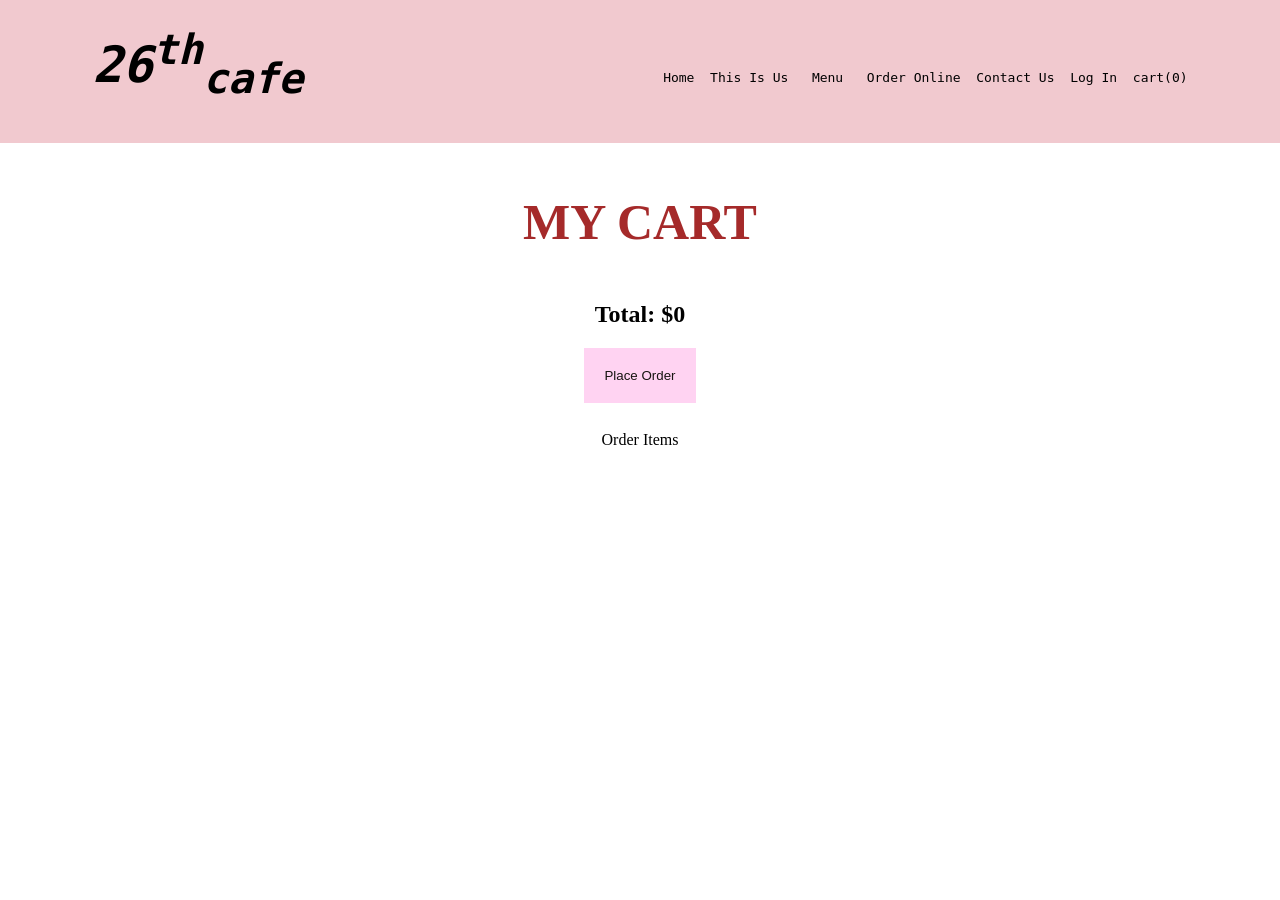
<file: cart.html>
<!DOCTYPE html>
<html lang="en">

<head>

    <meta charset="UTF-8">
    <meta name="viewport" content="width=device-width, initial-scale=1.0">

    <title>My Cart</title>

    <link rel="stylesheet" href="./cart.css">

</head>

<body>

    <pre id="a1">
<b><em>26<sup>th</sup><sub>cafe</sub></em></b>                                              <a href="./index.html">Home</a>  <a href="./thisisus.html">This Is Us</a>   <a href="./menu.html">Menu</a>   <a href="./orderonline.html">Order Online</a>  <a href="./contactus.html">Contact Us</a>  <a href="./login.html">Log In</a>  <a href="./cart.html" id="cartCount">cart(0)</a>
    </pre>


    <h1>MY CART</h1>

    <div id="cartItems"></div>

    <h2 id="grandTotal">Total: $0</h2>

    <button onclick="placeOrder()">Place Order</button>

    <br><br>

    <a href="./orderonline.html">Order Items</a>

    <p id="orderMessage"></p>


    <script>

        var names = JSON.parse(localStorage.getItem("names")) || [];

        var prices = JSON.parse(localStorage.getItem("prices")) || [];

        var quantities = JSON.parse(localStorage.getItem("quantities")) || [];

        var total = 0;

        var count = 0;


        // DISPLAY CART ITEMS

        for (var i = 0; i < names.length; i++) {

            if (quantities[i] > 0) {

                var itemTotal = prices[i] * quantities[i];

                total = total + itemTotal;

                count = count + quantities[i];

                document.getElementById("cartItems").innerHTML +=
                    "<p>" + names[i] + " x " + quantities[i] +
                    " - $" + itemTotal + "</p>";

            }

        }


        // DISPLAY TOTAL

        document.getElementById("grandTotal").innerHTML =
            "Total: $" + total;


        // DISPLAY CART COUNT

        document.getElementById("cartCount").innerHTML =
            "cart(" + count + ")";


        // PLACE ORDER

        function placeOrder() {

            var names = JSON.parse(localStorage.getItem("names")) || [];

            var quantities = JSON.parse(localStorage.getItem("quantities")) || [];

            var found = false;

            for (var i = 0; i < names.length; i++) {

                if (quantities[i] > 0) {

                    found = true;

                }

            }

            if (found == false) {

                document.getElementById("orderMessage").innerHTML =
                    "Your cart is empty!";

            }

            else if (localStorage.getItem("loggedIn") != "true") {

                localStorage.setItem("afterLogin", "checkout.html");

                window.location.href = "./login.html";

            }

            else {

                window.location.href = "./checkout.html";

            }

        }

    </script>

</body>

</html>
</file>
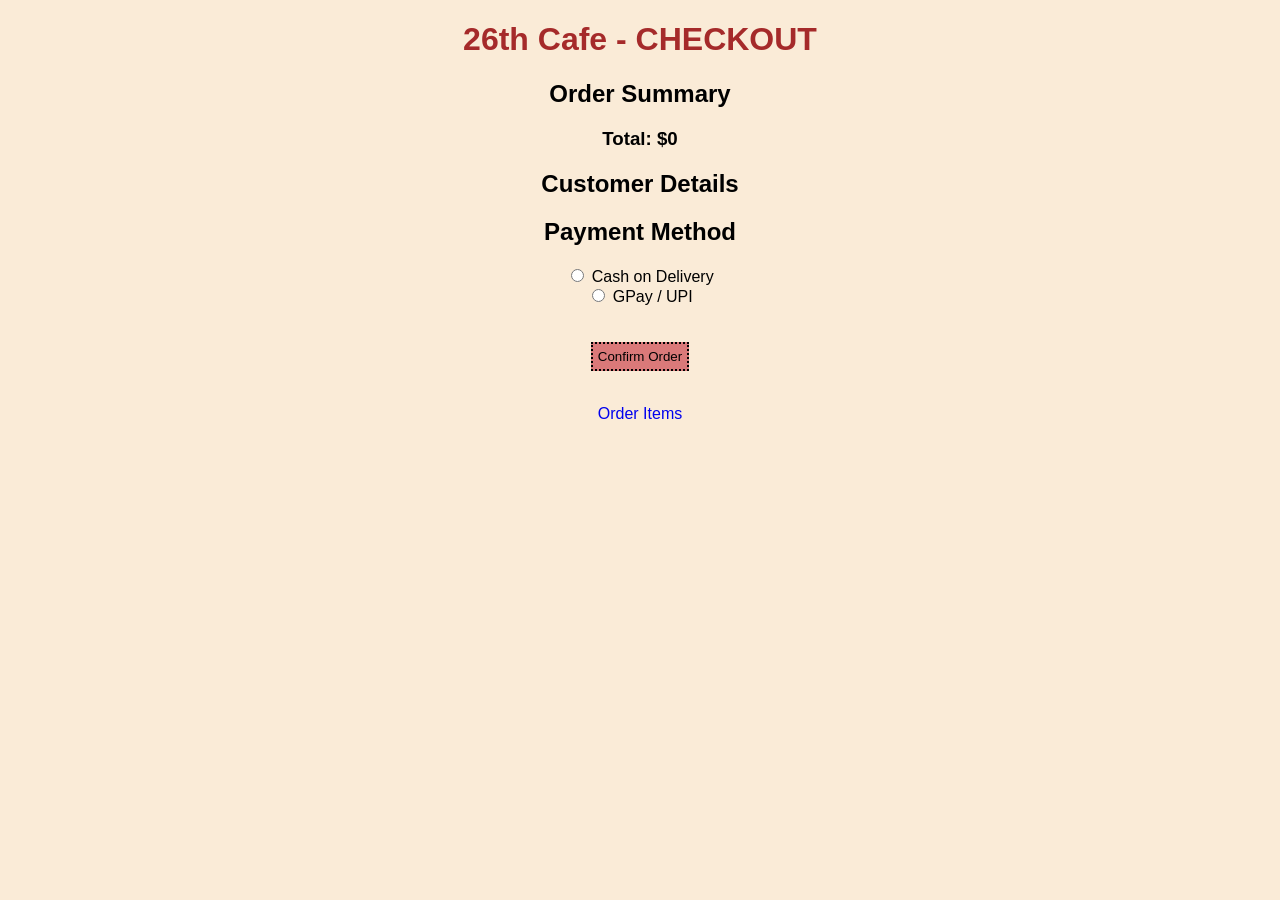
<file: checkout.html>
<!DOCTYPE html>
<html lang="en">
<head>
    <meta charset="UTF-8">
    <meta name="viewport" content="width=device-width, initial-scale=1.0">
    <title>26th Cafe - Checkout</title>
    <link rel="stylesheet" href="./checkout.css">
</head>

<body>

    <h1>26th Cafe - CHECKOUT</h1>

    <h2>Order Summary</h2>

    <div id="cartItems"></div>

    <h3 id="grandTotal">Total: $0</h3>

    <h2>Customer Details</h2>

    <p id="customerName"></p>


    <h2>Payment Method</h2>

    <input type="radio" name="payment"
    value="Cash on Delivery" onchange="showPayment()">

    Cash on Delivery

    <br>

    <input type="radio" name="payment"
    value="GPay / UPI" onchange="showPayment()">

    GPay / UPI

    <br><br>

    <div id="upiSection" style="display:none;">

        <h3>Scan QR Code to Pay</h3>

        <img src="qr.jpeg" width="200px" height="200px">

        <p>Scan the QR code using any UPI app.</p>

    </div>

    <br>

    <button onclick="confirmOrder()">Confirm Order</button>

    <p id="paymentMessage"></p>

    <br>

    <a href="./orderonline.html"
    style="text-decoration-line: none;">Order Items</a>


    <script>

        // DISPLAY ORDER ITEMS

        var names = JSON.parse(localStorage.getItem("names")) || [];

        var prices = JSON.parse(localStorage.getItem("prices")) || [];

        var quantities = JSON.parse(localStorage.getItem("quantities")) || [];

        var total = 0;

        for (var i = 0; i < names.length; i++) {

            if (quantities[i] > 0) {

                var itemTotal = prices[i] * quantities[i];

                total = total + itemTotal;

                document.getElementById("cartItems").innerHTML +=
                "<p>" + names[i] + " x " + quantities[i] +
                " - $" + itemTotal + "</p>";

            }

        }

        document.getElementById("grandTotal").innerHTML =
        "Total: $" + total;


        // DISPLAY CUSTOMER DETAILS

        var customers = JSON.parse(localStorage.getItem("customers")) || [];

        var currentUser = localStorage.getItem("currentUser");

        for (var i = 0; i < customers.length; i++) {

            if (customers[i].email == currentUser) {

                document.getElementById("customerName").innerHTML =
                "Customer Name: " + customers[i].name;

                document.getElementById("address").value =
                customers[i].address || "";

            }

        }


        // SAVE DELIVERY ADDRESS

        function saveMyAddress() {

            var address = document.getElementById("address").value;

            var customers = JSON.parse(localStorage.getItem("customers")) || [];

            var currentUser = localStorage.getItem("currentUser");

            if (address == "") {

                document.getElementById("message").innerHTML =
                "Please enter your delivery address!";

            }

            else {

                for (var i = 0; i < customers.length; i++) {

                    if (customers[i].email == currentUser) {

                        customers[i].address = address;

                    }

                }

                localStorage.setItem("customers", JSON.stringify(customers));

                document.getElementById("message").innerHTML =
                "Address saved successfully!!!";

            }

        }


        // SHOW PAYMENT OPTION

        function showPayment() {

            var payment = document.querySelector(
            'input[name="payment"]:checked'
            );

            if (payment.value == "GPay / UPI") {

                document.getElementById("upiSection").style.display = "block";

            }

            else {

                document.getElementById("upiSection").style.display = "none";

            }

        }


        // CONFIRM ORDER

        function confirmOrder() {

    var payment = document.querySelector(
    'input[name="payment"]:checked'
    );

    if (payment == null) {

        document.getElementById("paymentMessage").innerHTML =
        "Please select a payment method!";

    }

    else {

        var customers = JSON.parse(localStorage.getItem("customers")) || [];

        var currentUser = localStorage.getItem("currentUser");

        var customerName = "";

        var address = "";

        for (var i = 0; i < customers.length; i++) {

            if (customers[i].email == currentUser) {

                customerName = customers[i].name;
                address = customers[i].address;

            }
        }

        localStorage.setItem("paymentMethod", payment.value);
        localStorage.setItem("orderTotal", total);
        localStorage.setItem("customerName", customerName);
        localStorage.setItem("deliveryAddress", address);

        window.location.href = "./ordersuccess.html";

    }

}


    </script>

</body>
</html>
</file>
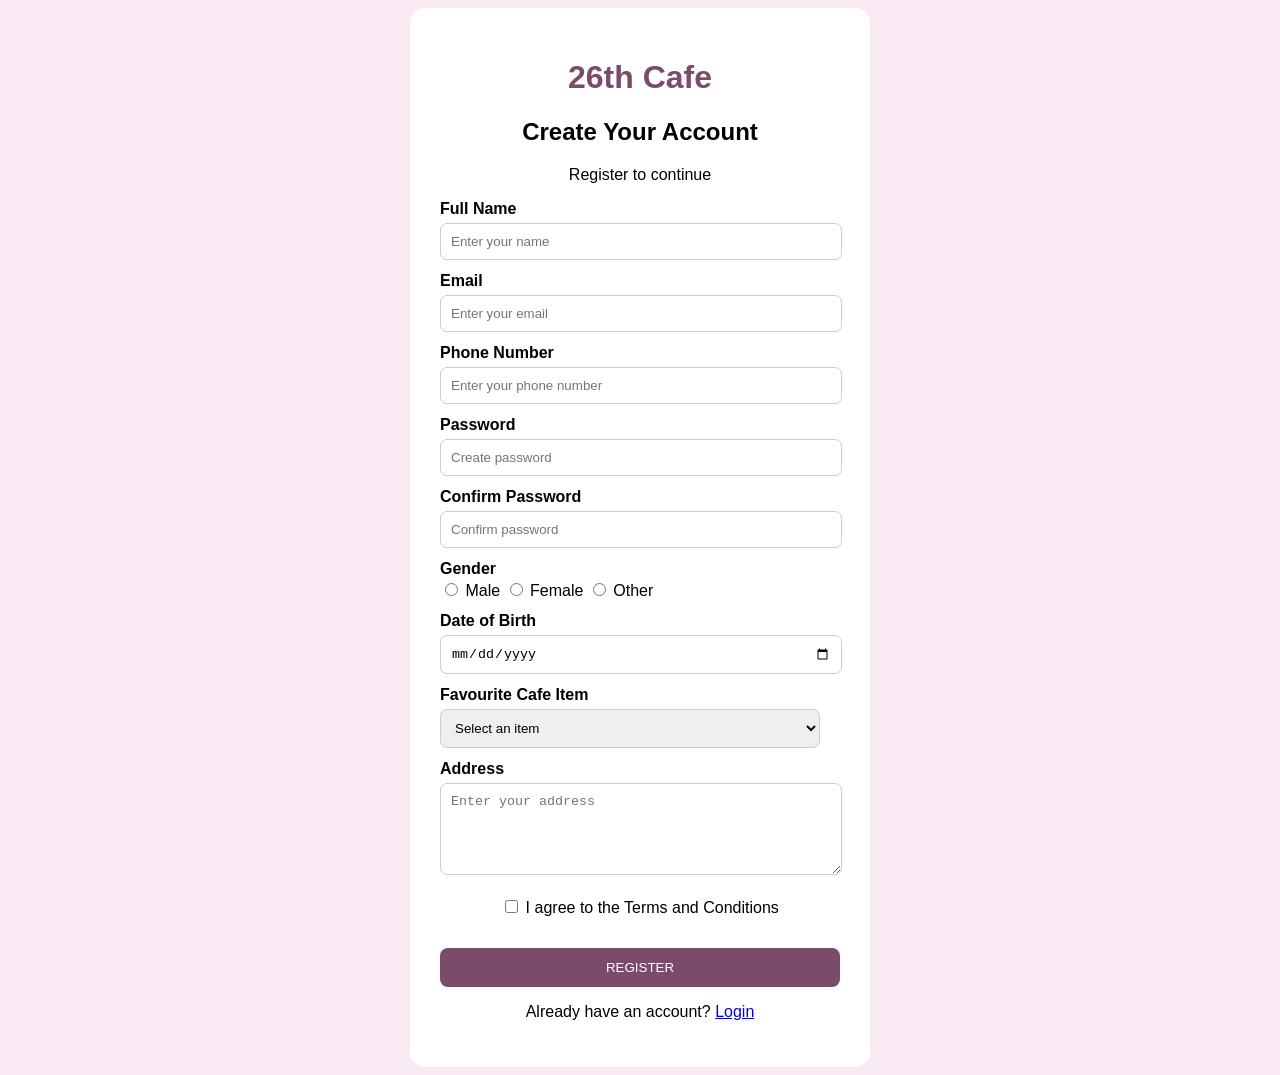
<file: form.html>
<!DOCTYPE html>
<html lang="en">

<head>

    <meta charset="UTF-8">
    <meta name="viewport" content="width=device-width, initial-scale=1.0">
    <title>Registration Form</title>
    <link rel="stylesheet" href="./form.css">

</head>

<body>

    <div class="formbox">

        <h1>26th Cafe</h1>
        <h2>Create Your Account</h2>
        <p>Register to continue</p>

        <form>

            <label>Full Name</label>
            <input type="text" id="name" placeholder="Enter your name">

            <label>Email</label>
            <input type="text" id="email" placeholder="Enter your email">

            <label>Phone Number</label>
            <input type="text" id="phone" placeholder="Enter your phone number">

            <label>Password</label>
            <input type="password" id="password" placeholder="Create password">

            <label>Confirm Password</label>
            <input type="password" id="confirmPassword" placeholder="Confirm password">

            <label>Gender</label>

            <input type="radio" name="gender" class="gender" value="Male">
            Male

            <input type="radio" name="gender" class="gender" value="Female">
            Female

            <input type="radio" name="gender" class="gender" value="Other">
            Other

            <label>Date of Birth</label>
            <input type="date" id="dob">

            <label>Favourite Cafe Item</label>

            <select id="item">
                <option value="">Select an item</option>
                <option value="Coffee">Coffee</option>
                <option value="Tea">Tea</option>
                <option value="Cake">Cake</option>
                <option value="Sandwich">Sandwich</option>
                <option value="Pizza">Pizza</option>
            </select>

            <label>Address</label>

            <textarea id="address" placeholder="Enter your address"></textarea>

            <p>
                <input type="checkbox" id="terms" class="terms">
                I agree to the Terms and Conditions
            </p>

            <button type="button" onclick="register()">REGISTER</button>

            <p id="message"></p>

            <p>
                Already have an account?
                <a href="./login.html">Login</a>
            </p>

        </form>

    </div>

    <script>

        function register() {

            var name = document.getElementById("name").value.trim();
            var email = document.getElementById("email").value.trim().toLowerCase();
            var phone = document.getElementById("phone").value.trim();
            var password = document.getElementById("password").value;
            var confirmPassword = document.getElementById("confirmPassword").value;
            var dob = document.getElementById("dob").value;
            var item = document.getElementById("item").value;
            var address = document.getElementById("address").value.trim();

            var gender = "";

            var genders = document.getElementsByClassName("gender");

            for (var i = 0; i < genders.length; i++) {

                if (genders[i].checked) {
                    gender = genders[i].value;
                }

            }

            var terms = document.getElementById("terms").checked;

            if (name == "" || email == "" || phone == "" ||
                password == "" || confirmPassword == "" ||
                gender == "" || dob == "" || item == "" ||
                address == "") {

                document.getElementById("message").innerHTML =
                    "Please fill all the details";

            }

            else if (password != confirmPassword) {

                document.getElementById("message").innerHTML =
                    "Passwords do not match";

            }

            else if (terms == false) {

                document.getElementById("message").innerHTML =
                    "Please accept the Terms and Conditions";

            }

            else {

                var customers = JSON.parse(localStorage.getItem("customers")) || [];

                var found = false;

                for (var i = 0; i < customers.length; i++) {

                    if (customers[i].email.toLowerCase() == email) {

                        found = true;

                    }

                }

                if (found == true) {

                    document.getElementById("message").innerHTML =
                        "Email already registered";

                }

                else {

                    var customer = {

                        name: name,
                        email: email,
                        phone: phone,
                        password: password,
                        gender: gender,
                        dob: dob,
                        item: item,
                        address: address

                    };

                    customers.push(customer);

                    localStorage.setItem("customers", JSON.stringify(customers));

                    document.getElementById("message").innerHTML =
                        "Registration Successful!!";

                }

            }

        }

    </script>

</body>

</html>
</file>
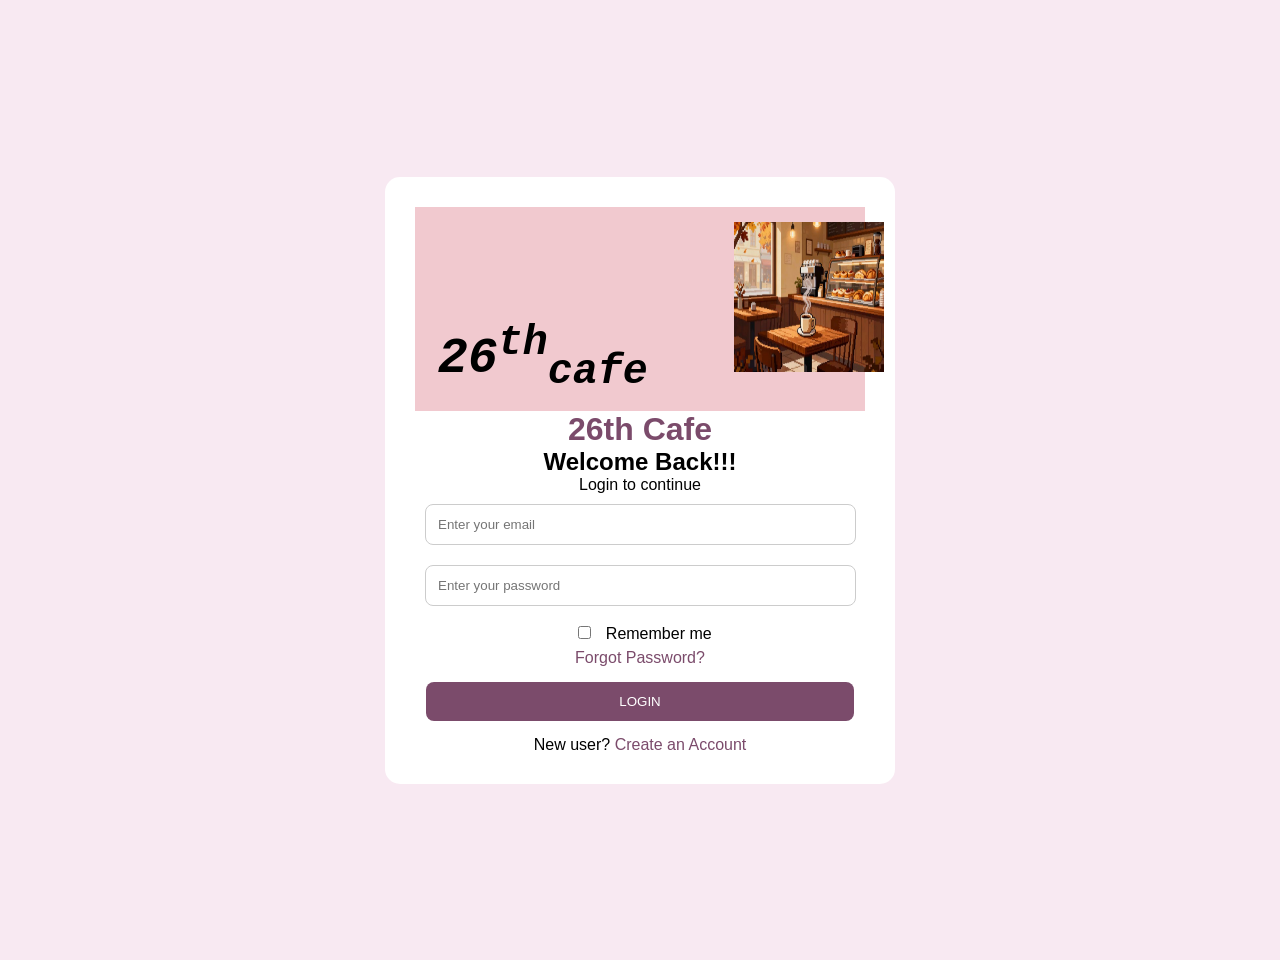
<file: login.html>
<!DOCTYPE html>
<html lang="en">
<head>
    <meta charset="UTF-8">
    <meta name="viewport" content="width=device-width, initial-scale=1.0">
    <title>Login</title>
    <link rel="stylesheet" href="./login.css">
    
</head>
<body>
    <div class="login-box">
   <pre id="a1"> <b><em>26<sup>th</sup><sub>cafe</sub></em>  </b>         <a href="./index.html"><img src="./login1.jpg" alt="" width="150px" height="150px"></a>           </pre> 
 
        <h1> 26th Cafe</h1>
        <h2>Welcome Back!!!</h2>
        <p>Login to continue</p>

        <input type="text" id="email" placeholder="Enter your email">

        <input type="password" id="password" placeholder="Enter your password">
        <br>

        <input type="checkbox" id="remember" style="width:auto;">
        Remember me

        <p>
            <a href="#">Forgot Password?</a>
        </p>

        <button onclick="login()">LOGIN</button>

        <p id="message"></p>
        <p> New user?
            <a href="./form.html">Create an Account</a>
        </p>
    </div>
    <script>
        function login() {
            var email = document.getElementById("email").value;
            var password = document.getElementById("password").value;
            if (email == "" || password == "") {
                document.getElementById("message").innerHTML = "Please enter email and password";
            }

            else  {
            var customers = JSON.parse(localStorage.getItem("customers")) || [];
            var found = false;
            for (var i = 0;i<customers.length;i++){
               if(customers[i].email == email && customers [i] .password == password){
                found = true;
               }
            }
           if (found == true) {
              localStorage.setItem("loggedIn", "true");
              localStorage.setItem("currentUser", email);
              document.getElementById("message").innerHTML ="Login Successful! Welcome to 26th Cafe";

            var nextPage = localStorage.getItem("afterLogin");

            if (nextPage == "checkout.html") {
            localStorage.removeItem("afterLogin");
            window.location.href = "./checkout.html";
          }
        else {
        window.location.href = "./orderonline.html";
        }
    }
        else {
                document.getElementById("message").innerHTML =   "Invalid email or password";
            }
        }
     }

    </script>

</body>

</html>
</file>
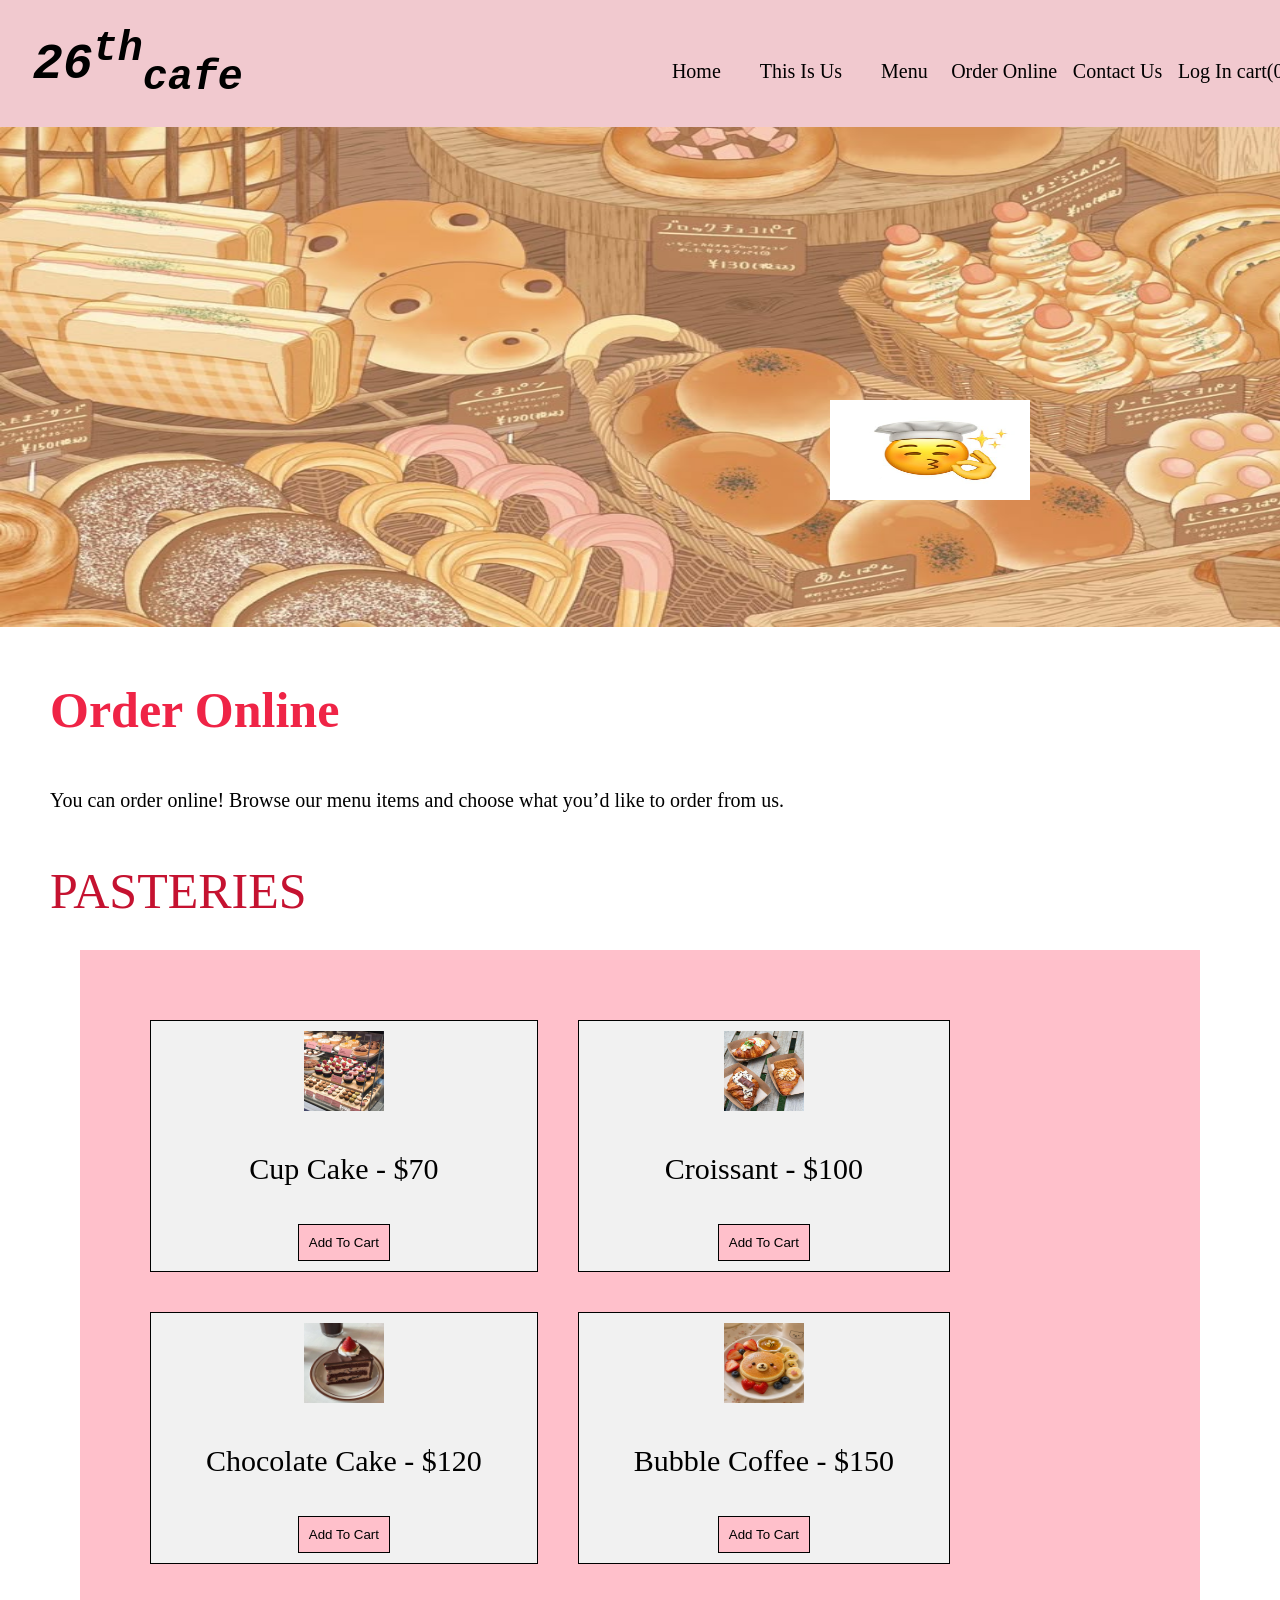
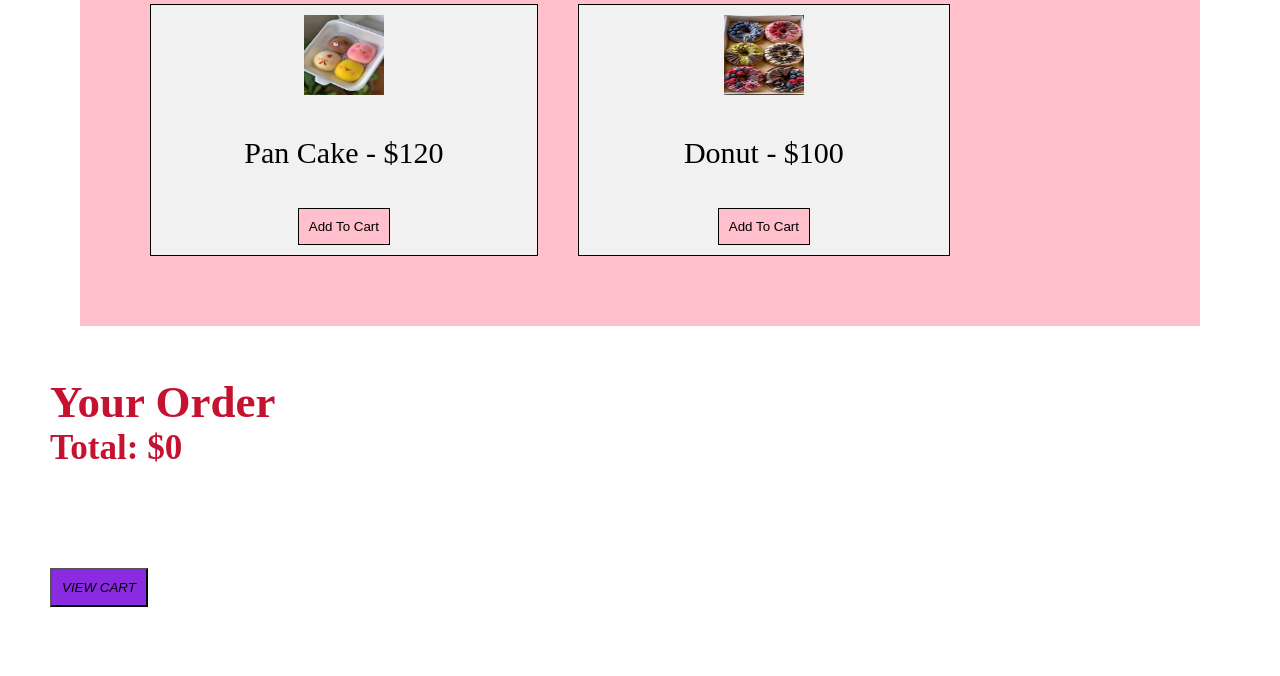
<file: orderonline.html>
<!DOCTYPE html>
<html lang="en">
<head>
    <meta charset="UTF-8">
    <meta name="viewport" content="width=device-width, initial-scale=1.0">
    <title>Order Online</title>
    <link rel="stylesheet" href="./orderonline.css">
</head>
<body>
    
     <!-- top heading --> 
        <pre id="a1"> <b><em>26<sup>th</sup><sub>cafe</sub></em>  </b>                                                     <a href="./index.html">Home</a>     <a href="./thisisus.html">This Is Us</a>     <a href="./menu.html">Menu</a>   <a href="">Order Online</a>  <a href="./contactus.html">Contact Us</a>  <a href="./login.html">Log In </a><a href="./cart.html">cart(0)</a></pre> 
    
    <!-- main content -->
     <img src="./order2.jpg" alt="" width="1700px" height="500px">
      <div id="s1">
         <a href="./index.html"><img src ="./anime3.jpg" alt=""  width="200px" height="100px" ></a>
             </div>
             
             <div id="x1">
       <h3 > Order Online</h3>
       <p>You can order online! Browse our menu items and choose what you’d like to order from us.</p>
       </div>
    
    
       <div id="x2">
          <P>PASTERIES</P>
         
      <div id="x3">


         <div id="x3">

       <div class="food">   
        <p>  <img src="./m1.jpg" width="80px" height="80px"> <br> <br>  Cup Cake - $70 <br> <br>
        <button onclick="order('Cup Cake', 70)">Add To Cart</button> </p>
    
    </div>

    <div class="food">
        <p>   <img src="./m2.jpg" width="80px" height="80px"> <br> <br>  Croissant - $100 <br> <br>
        <button onclick="order('Croissant', 100)">Add To Cart</button> </p>
    </div>

    <div class="food">
        <p>     <img src="./m3.jpg" width="80px" height="80px"> <br> <br> Chocolate Cake - $120 <br> <br>
        <button onclick="order('Chocolate Cake', 120)">Add To Cart</button> </p>
    </div>

    <div class="food"> 
        <p> <img src="./m5.jpg" width="80px" height="80px">  <br>  <br> Bubble Coffee - $150 <br> <br>
        <button onclick="order('Bubble Coffee', 150)">Add To Cart</button> </p>
    </div>

    <div class="food">
        <p> <img src="./m6.jpg" width="80px" height="80px">  <br> <br>  Pan Cake - $120  <br> <br> 
             <button onclick="order('Pan Cake', 120)">Add To Cart</button></p>
       
    </div>

    <div class="food">     
        <p>    <img src="./m7.jpg" width="80px" height="80px">  <br> <br> Donut - $100 <br> <br>
        <button onclick="order('Donut', 100)">Add To Cart</button> </p>
    </div>

</div>



      </div >
       
     
      
       </div>
       
   
          <div id="x4">
            <h2>Your Order</h2>
            <div id="cart"></div>
            <h3 id="total">Total: $0</h3>
            <p id="message"></p>

          </div>
 
          <button onclick="gotocart()" style="align-items: center;  margin-right: 50px; background-color: blueviolet;font-style: italic;padding: 10px;margin: 50px;"> VIEW CART</button> <br> <br>

   <script> 


           var names = JSON.parse(localStorage.getItem("names"))|| [];
           var prices = JSON.parse(localStorage.getItem("prices"))||[];
           var quantities = JSON.parse(localStorage.getItem("quantities")) || [];
           var count = names.length;
           var total = 0;

           for (var i = 0; i<count ;i++){
            total = total +(prices[i] * quantities[i]);
           }


           function gotocart(){
            window.location.href="cart.html";

           }

              function order(name, price){
                  var found = -1;
                   for (var i = 0; i < count; i++){
                     if (names[i] == name){
                         found = i;
                        }
                      }
                     if (found == -1){
                        names[count] = name; 
                        prices[count] = price;
                        quantities[count] = 1;
                        count++;
                     }
                     else  {
                        quantities[found]++;
                     }
                     total = total + price;
                     localStorage.setItem("names",JSON.stringify(names));
                     localStorage.setItem("prices",JSON.stringify(prices));
                     localStorage.setItem("quantities",JSON.stringify(quantities));
                     showCart();
                     document.getElementById("message").innerHTML =name + " added successfully!";
                   }
               function showCart(){
                  var output = "";
                  for (var i = 0; i < count; i++){
                  if (quantities[i] > 0){
                     output += "<p>" + names[i] +" x " + quantities[i] + " - $" + (prices[i] * quantities[i]) +" <button  onclick='removeFood(" + i + ") '>Remove</button></p>";
              }
          }
        document.getElementById("cart").innerHTML = output;
        document.getElementById("total").innerHTML = "Total: $" + total;
       }
       function removeFood(i){
        var name = names[i];
        if (quantities[i] > 0){
            quantities[i]--;
            total = total - prices[i];
         }
         localStorage.setItem("names", JSON.stringify(names));
         localStorage.setItem("prices", JSON.stringify(prices));
         localStorage.setItem("quantities", JSON.stringify(quantities));
         showCart();

    document.getElementById("message").innerHTML = name + " removed successfully!";
}



showCart();
    </script>

</body>
</html>
</file>
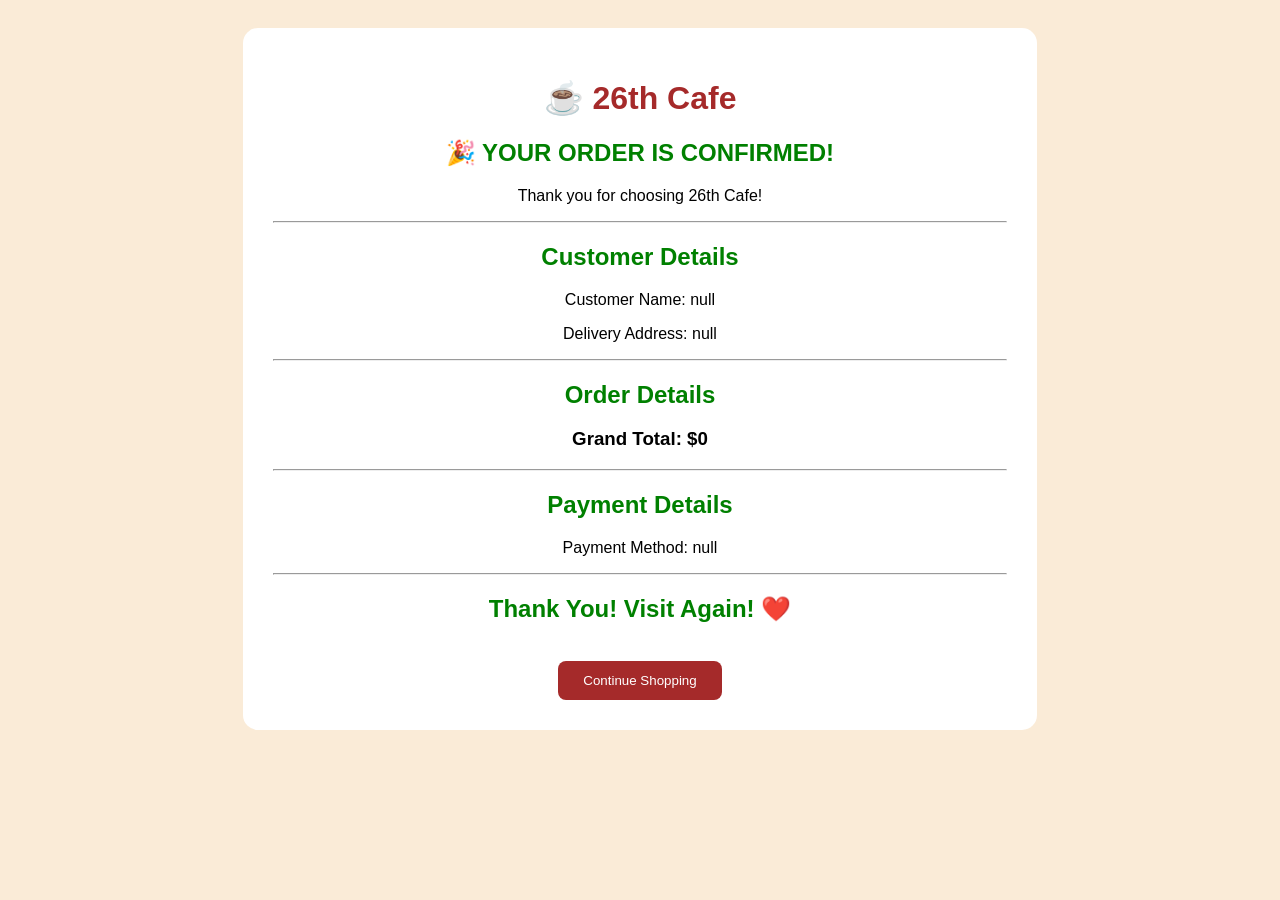
<file: ordersuccess.html>
<!DOCTYPE html>
<html lang="en">

<head>
    <meta charset="UTF-8">
    <meta name="viewport" content="width=device-width, initial-scale=1.0">
    <title>Order Successful - 26th Cafe</title>

    <style>
        body {
            background-color: antiquewhite;
            text-align: center;
            font-family: Arial;
            padding: 20px;
        }

        .success-box {
            background-color: white;
            width: 60%;
            margin: auto;
            padding: 30px;
            border-radius: 15px;
        }

        h1 {
            color: brown;
        }

        h2 {
            color: green;
        }

        button {
            background-color: brown;
            color: white;
            padding: 12px 25px;
            border: none;
            border-radius: 8px;
            cursor: pointer;
        }

        img {
            margin: 15px;
        }
    </style>

</head>

<body>

    <div class="success-box">

        <h1>☕ 26th Cafe</h1>

        <h2>🎉 YOUR ORDER IS CONFIRMED!</h2>

        <p>Thank you for choosing 26th Cafe!</p>

        <hr>

        <h2>Customer Details</h2>

        <p id="customerName"></p>

        <p id="address"></p>

        <hr>

        <h2>Order Details</h2>

        <div id="orderItems"></div>

        <h3 id="total"></h3>

        <hr>

        <h2>Payment Details</h2>

        <p id="paymentMethod"></p>

        <div id="qrSection" style="display:none;">

            <h3>Scan and Pay using UPI</h3>

            <img src="./qr.jpeg" width="200px" height="200px">

            <p>Please scan the QR code using your UPI app.</p>

            <p>Thank you for ordering!</p>

        </div>

        <div id="codMessage" style="display:none;">

            <h3>Pay when your order is delivered.</h3>

        </div>

        <hr>

        <h2>Thank You! Visit Again! ❤️</h2>

        <br>

        <button onclick="continueShopping()">
            Continue Shopping
        </button>

    </div>


    <script>

        // CUSTOMER DETAILS

        document.getElementById("customerName").innerHTML =
        "Customer Name: " + localStorage.getItem("customerName");

        document.getElementById("address").innerHTML =
        "Delivery Address: " + localStorage.getItem("deliveryAddress");


        // DISPLAY ORDER ITEMS

        var names = JSON.parse(localStorage.getItem("names")) || [];

        var prices = JSON.parse(localStorage.getItem("prices")) || [];

        var quantities = JSON.parse(localStorage.getItem("quantities")) || [];

        var total = 0;

        for (var i = 0; i < names.length; i++) {

            if (quantities[i] > 0) {

                var itemTotal = prices[i] * quantities[i];

                total = total + itemTotal;

                document.getElementById("orderItems").innerHTML +=
                "<p>" + names[i] + " x " + quantities[i] +
                " - $" + itemTotal + "</p>";

            }

        }

        document.getElementById("total").innerHTML =
        "Grand Total: $" + total;


        // PAYMENT DETAILS

        var payment = localStorage.getItem("paymentMethod");

        document.getElementById("paymentMethod").innerHTML =
        "Payment Method: " + payment;

        if (payment == "GPay / UPI") {

            document.getElementById("qrSection").style.display = "block";

        }

        else if (payment == "Cash on Delivery") {

            document.getElementById("codMessage").style.display = "block";

        }


        // CONTINUE SHOPPING

        function continueShopping() {

            localStorage.setItem("names", JSON.stringify([]));

            localStorage.setItem("prices", JSON.stringify([]));

            localStorage.setItem("quantities", JSON.stringify([]));

            window.location.href = "./orderonline.html";

        }

    </script>

</body>
</html>
</file>
<file: cart.css>
body {
    margin: 0;
    overflow-x: hidden;
    text-align: center;
}

*{
    margin: 0;
    padding: 0;
}


a{
    text-decoration-line: none;
    color: black;
    
}
a:hover{
    color: rgb(255, 59, 219);
 }

#a1{
    background-color: rgb(241, 201, 207);
    padding:25px;
    
}
#a1 em{
    font-size: 50px;
}

h1{
margin: 50px;
font-size: 50px;
color: brown;

}

h2{
 margin: 10px;

}



button{
    padding: 20px;
    margin: 10px;
    color: rgb(24, 21, 18);
    background-color: #ffd3f2;
    border: pink;
}
button:hover{
    background-color: #c31063;
    color: white;
    border:black;
}
</file>
<file: checkout.css>
body {
    background-color: antiquewhite;
    text-align: center;
    font-family: Arial;
    border: 5px;
   overflow-x: hidden;
}

h1 {
    color: brown;
}

textarea {
    width: 300px;
    height: 80px;
    border: dotted black 3px;
}

button {
    padding: 5px;
    background-color:  rgb(218, 121, 121);
    border: dotted black 2px;
}
</file>
<file: form.css>
body {
    font-family: Arial, sans-serif;
    background-color: #f8e9f2;

    display: flex;
    justify-content: center;
    align-items: center;

    min-height: 100vh;
}

.formbox {
    background-color: white;

    width: 400px;

    padding: 30px;

    border-radius: 15px;
}

h1 {
    text-align: center;
    color: #7b4b6b;
}

h2 {
    text-align: center;
}

.formbox p {
    text-align: center;
}

label {
    display: block;

    margin-top: 12px;

    font-weight: bold;
}

input,
select,
textarea {

    width: 95%;

    padding: 10px;

    margin-top: 5px;

    border: 1px solid #ccc;

    border-radius: 7px;
}

textarea {
    height: 70px;
}

.gender {
    width: auto;
}

.terms {
    width: auto;
}

button {

    width: 100%;

    padding: 12px;

    margin-top: 15px;

    background-color: #7b4b6b;

    color: white;

    border: none;

    border-radius: 8px;

    cursor: pointer;
}

#message {
    font-weight: bold;
}


@media screen and (max-width: 600px) {

    body {
        padding: 10px;
    }

    .formbox {
        width: 85%;
        padding: 20px;
    }

    input,
    select,
    textarea {
        width: 90%;
    }

    button {
        width: 95%;
    }

}
</file>
<file: login.css>
#a1{
    background-color: rgb(241, 201, 207);
    padding:15px;
    
}
#a1 em{
    font-size: 50px;
}
*{
    margin: 0;
    padding: 0;
}
 
 
 body {
            font-family: Arial, sans-serif;
            background-color: #f8e9f2;
            display: flex;
            justify-content: center;
            align-items: center;
            height: 100vh;
            padding:30px;
            
        }

        .login-box {
            background-color: white;
            width: 450px;
            padding: 30px;
            text-align: center;
            border-radius: 15px;
        }

        h1 {
            color: #7b4b6b;
        }

        input {
            width: 90%;
            padding: 12px;
            margin: 10px;
            border: 1px solid #ccc;
            border-radius: 8px;
        }

        button {
            width: 95%;
            padding: 12px;
            margin-top: 15px;
            background-color: #7b4b6b;
            color: white;
            border: none;
            border-radius: 8px;
            cursor: pointer;
        }

        button:hover {
            background-color: #ce9fd0;
        }

        #message {
            margin-top: 15px;
            font-weight: bold;
        }

        a {
            color: #7b4b6b;
            text-decoration-line: none;
        }

         a:hover{
            color: rgba(244, 0, 167, 0.477);
     }


    /* Media Screen */

    @media screen and (max-width: 600px) {

        body {
            padding: 10px;
        }

        .login-box {
            width: 85%;
            padding: 25px;
        }

        h1 {
            font-size: 26px;
        }

        h2 {
            font-size: 20px;
        }

        input {
            width: 85%;
            padding: 10px;
        }

        button {
            width: 90%;
            padding: 10px;
        }

    }
</file>
<file: orderonline.css>
body{
            margin: 0;
        overflow-x: hidden;
        }
  *{
    margin: 0;
    padding: 0;
}
/* top heading */
  a{
    text-decoration-line: none;
    color: black;
    font-size: 20px;
    font-family: Cambria, Cochin, Georgia, Times, 'Times New Roman', serif;

}
#a1 a:hover{
    color: rgb(235, 235, 214);
 }
    #a1{
      background-color: rgb(241, 201, 207);
      padding:25px;
    
    }
  #a1 em{
    font-size: 50px;
}
#s1 img {
    position: absolute;
    right: 50px;
    top: 200px;
    margin: 200px;
    animation-name: myAnimation;
    animation-duration: 4s;
    animation-iteration-count: infinite;
}

@keyframes myAnimation {
    0%   { right: 50px; top: 10px; }
    25%  { right: 100px; top: 10px; }
    50%  { right: 100px; top: 100px; }
    75%  {  right: 50px; top:100px; }
    100% { right: 50px; top: 10px; }
}

 #x1 h3{
  
  margin: 50px;
  font-size:50px;
  color: rgb(239, 36, 70);
  font-family: Cambria, Cochin, Georgia, Times, 'Times New Roman', serif;
  
}

#x1 p{
  margin: 50px;
  font-size: 20px;

}

#x2{
   margin: 50px;
  font-size: 50px;
  color: #c51230;
}
#x3{
  display:grid;
  grid-template-columns: auto auto;
  background-color: pink;
  padding: 10px;
  margin: 30px;
  
}
#x3 p{
  background-color: #f1f1f1;
  border: 1px solid black;
  padding: 10px;
  margin: 20px;
  font-size: 30px;
  text-align: center;
  transition: 0.3s;
  color: black;
}
#x3  p:hover {
    transform: translateY(-10px);
    box-shadow: 0px 8px 15px gray;
}

#x3 button {
  padding: 10px;
  border: black solid 1px;
   background-color:pink ;

  }

  #x3 button:hover{
 
     background-color: #c51230;
     color: white;

  }


#x4{
  margin: 50px;
  font-size: 30px;
  
}

#x4 h2,h3{

  color:#c51230;
}
</file>
